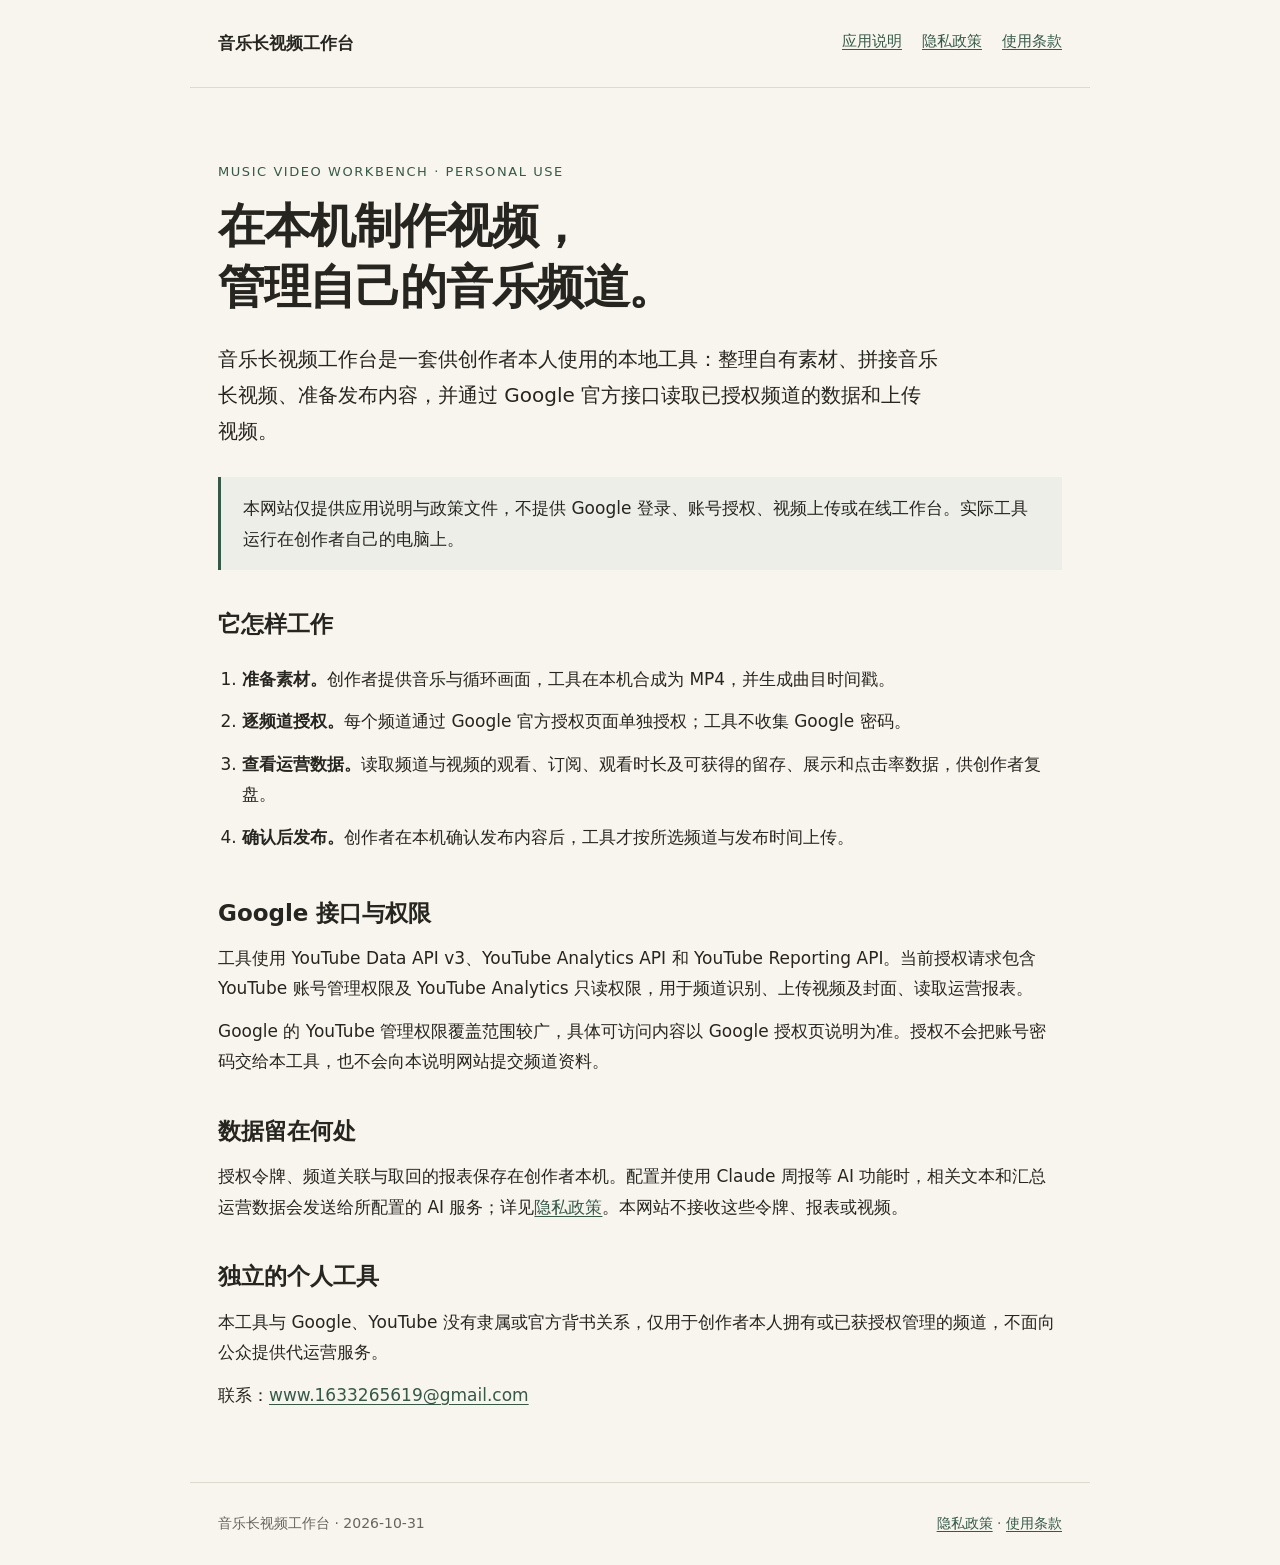
<file: index.html>
<!doctype html>
<html lang="zh-CN"><head><meta charset="utf-8"><meta name="viewport" content="width=device-width,initial-scale=1"><meta name="description" content="音乐长视频工作台是创作者在本机使用的视频制作和 YouTube 频道管理工具。本页介绍应用功能、数据用途和隐私政策。"><title>音乐长视频工作台 · 应用说明</title><link rel="stylesheet" href="style.css"></head><body>
<header><a class="brand" href="index.html">音乐长视频工作台</a><nav aria-label="主导航"><a href="index.html" aria-current="page">应用说明</a><a href="privacy.html">隐私政策</a><a href="terms.html">使用条款</a></nav></header>
<main><p class="eyebrow">MUSIC VIDEO WORKBENCH · PERSONAL USE</p><h1>在本机制作视频，<br>管理自己的音乐频道。</h1><p class="lead">音乐长视频工作台是一套供创作者本人使用的本地工具：整理自有素材、拼接音乐长视频、准备发布内容，并通过 Google 官方接口读取已授权频道的数据和上传视频。</p><div class="note">本网站仅提供应用说明与政策文件，不提供 Google 登录、账号授权、视频上传或在线工作台。实际工具运行在创作者自己的电脑上。</div>
<h2>它怎样工作</h2><ol class="steps"><li><strong>准备素材。</strong>创作者提供音乐与循环画面，工具在本机合成为 MP4，并生成曲目时间戳。</li><li><strong>逐频道授权。</strong>每个频道通过 Google 官方授权页面单独授权；工具不收集 Google 密码。</li><li><strong>查看运营数据。</strong>读取频道与视频的观看、订阅、观看时长及可获得的留存、展示和点击率数据，供创作者复盘。</li><li><strong>确认后发布。</strong>创作者在本机确认发布内容后，工具才按所选频道与发布时间上传。</li></ol>
<h2>Google 接口与权限</h2><p>工具使用 YouTube Data API v3、YouTube Analytics API 和 YouTube Reporting API。当前授权请求包含 YouTube 账号管理权限及 YouTube Analytics 只读权限，用于频道识别、上传视频及封面、读取运营报表。</p><p>Google 的 YouTube 管理权限覆盖范围较广，具体可访问内容以 Google 授权页说明为准。授权不会把账号密码交给本工具，也不会向本说明网站提交频道资料。</p>
<h2>数据留在何处</h2><p>授权令牌、频道关联与取回的报表保存在创作者本机。配置并使用 Claude 周报等 AI 功能时，相关文本和汇总运营数据会发送给所配置的 AI 服务；详见<a href="privacy.html">隐私政策</a>。本网站不接收这些令牌、报表或视频。</p>
<h2>独立的个人工具</h2><p>本工具与 Google、YouTube 没有隶属或官方背书关系，仅用于创作者本人拥有或已获授权管理的频道，不面向公众提供代运营服务。</p><p>联系：<a href="mailto:www.1633265619@gmail.com">www.1633265619@gmail.com</a></p></main>
<footer><span>音乐长视频工作台 · 2026-10-31</span><span><a href="privacy.html">隐私政策</a> · <a href="terms.html">使用条款</a></span></footer></body></html>
</file>
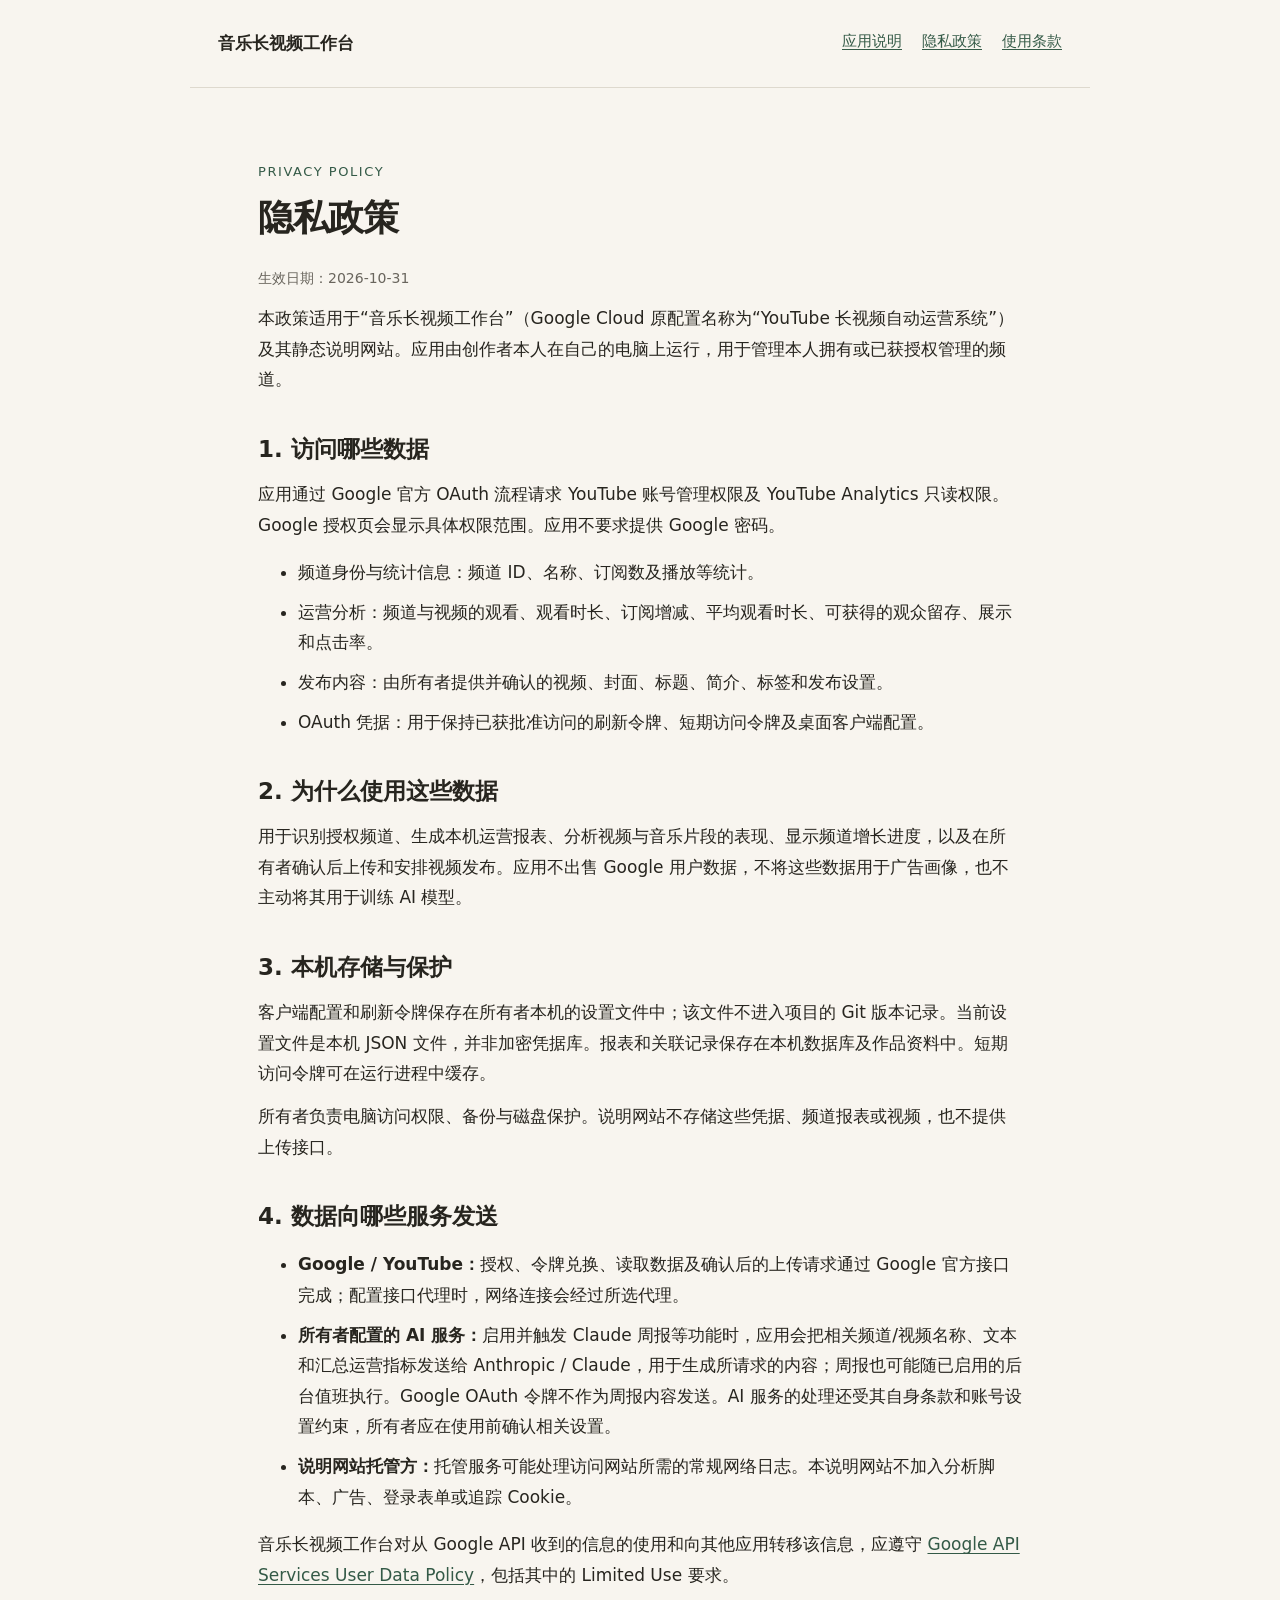
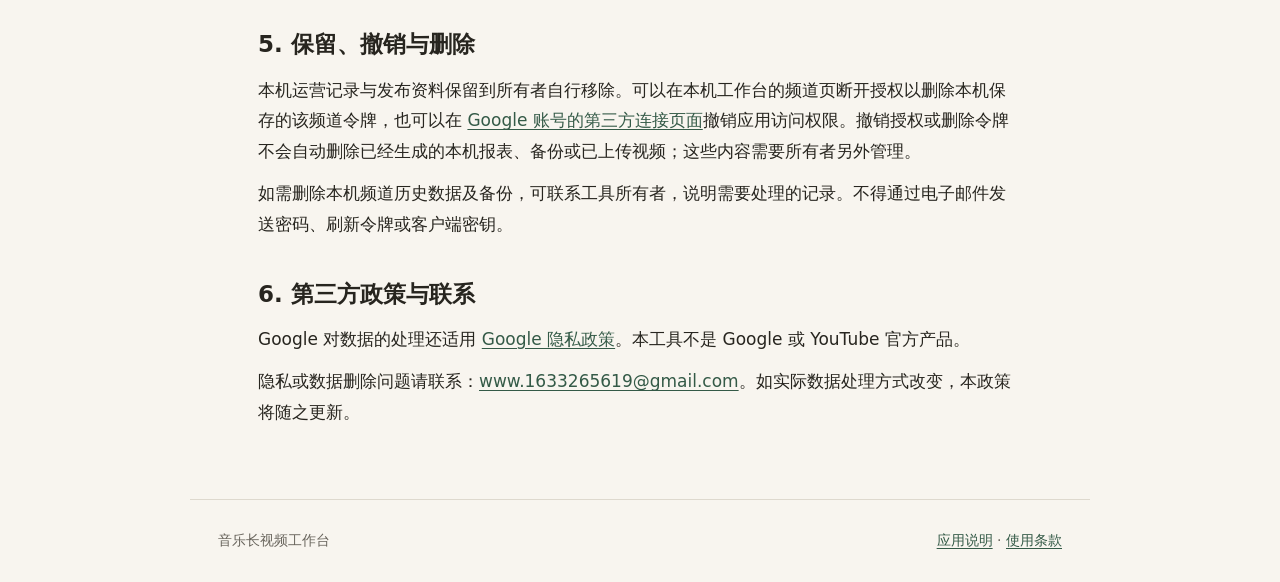
<file: privacy.html>
<!doctype html>
<html lang="zh-CN"><head><meta charset="utf-8"><meta name="viewport" content="width=device-width,initial-scale=1"><meta name="description" content="音乐长视频工作台的隐私政策：Google 账号授权、YouTube 数据用途、本机存储、可选 AI 处理和撤销授权。"><title>隐私政策 · 音乐长视频工作台</title><link rel="stylesheet" href="style.css"></head><body>
<header><a class="brand" href="index.html">音乐长视频工作台</a><nav aria-label="主导航"><a href="index.html">应用说明</a><a href="privacy.html" aria-current="page">隐私政策</a><a href="terms.html">使用条款</a></nav></header>
<main class="legal"><p class="eyebrow">PRIVACY POLICY</p><h1>隐私政策</h1><p class="muted">生效日期：2026-10-31</p><p>本政策适用于“音乐长视频工作台”（Google Cloud 原配置名称为“YouTube 长视频自动运营系统”）及其静态说明网站。应用由创作者本人在自己的电脑上运行，用于管理本人拥有或已获授权管理的频道。</p>
<h2>1. 访问哪些数据</h2><p>应用通过 Google 官方 OAuth 流程请求 YouTube 账号管理权限及 YouTube Analytics 只读权限。Google 授权页会显示具体权限范围。应用不要求提供 Google 密码。</p><ul><li>频道身份与统计信息：频道 ID、名称、订阅数及播放等统计。</li><li>运营分析：频道与视频的观看、观看时长、订阅增减、平均观看时长、可获得的观众留存、展示和点击率。</li><li>发布内容：由所有者提供并确认的视频、封面、标题、简介、标签和发布设置。</li><li>OAuth 凭据：用于保持已获批准访问的刷新令牌、短期访问令牌及桌面客户端配置。</li></ul>
<h2>2. 为什么使用这些数据</h2><p>用于识别授权频道、生成本机运营报表、分析视频与音乐片段的表现、显示频道增长进度，以及在所有者确认后上传和安排视频发布。应用不出售 Google 用户数据，不将这些数据用于广告画像，也不主动将其用于训练 AI 模型。</p>
<h2>3. 本机存储与保护</h2><p>客户端配置和刷新令牌保存在所有者本机的设置文件中；该文件不进入项目的 Git 版本记录。当前设置文件是本机 JSON 文件，并非加密凭据库。报表和关联记录保存在本机数据库及作品资料中。短期访问令牌可在运行进程中缓存。</p><p>所有者负责电脑访问权限、备份与磁盘保护。说明网站不存储这些凭据、频道报表或视频，也不提供上传接口。</p>
<h2>4. 数据向哪些服务发送</h2><ul><li><strong>Google / YouTube：</strong>授权、令牌兑换、读取数据及确认后的上传请求通过 Google 官方接口完成；配置接口代理时，网络连接会经过所选代理。</li><li><strong>所有者配置的 AI 服务：</strong>启用并触发 Claude 周报等功能时，应用会把相关频道/视频名称、文本和汇总运营指标发送给 Anthropic / Claude，用于生成所请求的内容；周报也可能随已启用的后台值班执行。Google OAuth 令牌不作为周报内容发送。AI 服务的处理还受其自身条款和账号设置约束，所有者应在使用前确认相关设置。</li><li><strong>说明网站托管方：</strong>托管服务可能处理访问网站所需的常规网络日志。本说明网站不加入分析脚本、广告、登录表单或追踪 Cookie。</li></ul><p>音乐长视频工作台对从 Google API 收到的信息的使用和向其他应用转移该信息，应遵守 <a href="https://developers.google.com/terms/api-services-user-data-policy" rel="noopener">Google API Services User Data Policy</a>，包括其中的 Limited Use 要求。</p>
<h2>5. 保留、撤销与删除</h2><p>本机运营记录与发布资料保留到所有者自行移除。可以在本机工作台的频道页断开授权以删除本机保存的该频道令牌，也可以在 <a href="https://myaccount.google.com/connections" rel="noopener">Google 账号的第三方连接页面</a>撤销应用访问权限。撤销授权或删除令牌不会自动删除已经生成的本机报表、备份或已上传视频；这些内容需要所有者另外管理。</p><p>如需删除本机频道历史数据及备份，可联系工具所有者，说明需要处理的记录。不得通过电子邮件发送密码、刷新令牌或客户端密钥。</p>
<h2>6. 第三方政策与联系</h2><p>Google 对数据的处理还适用 <a href="https://policies.google.com/privacy" rel="noopener">Google 隐私政策</a>。本工具不是 Google 或 YouTube 官方产品。</p><p>隐私或数据删除问题请联系：<a href="mailto:www.1633265619@gmail.com">www.1633265619@gmail.com</a>。如实际数据处理方式改变，本政策将随之更新。</p></main>
<footer><span>音乐长视频工作台</span><span><a href="index.html">应用说明</a> · <a href="terms.html">使用条款</a></span></footer></body></html>
</file>
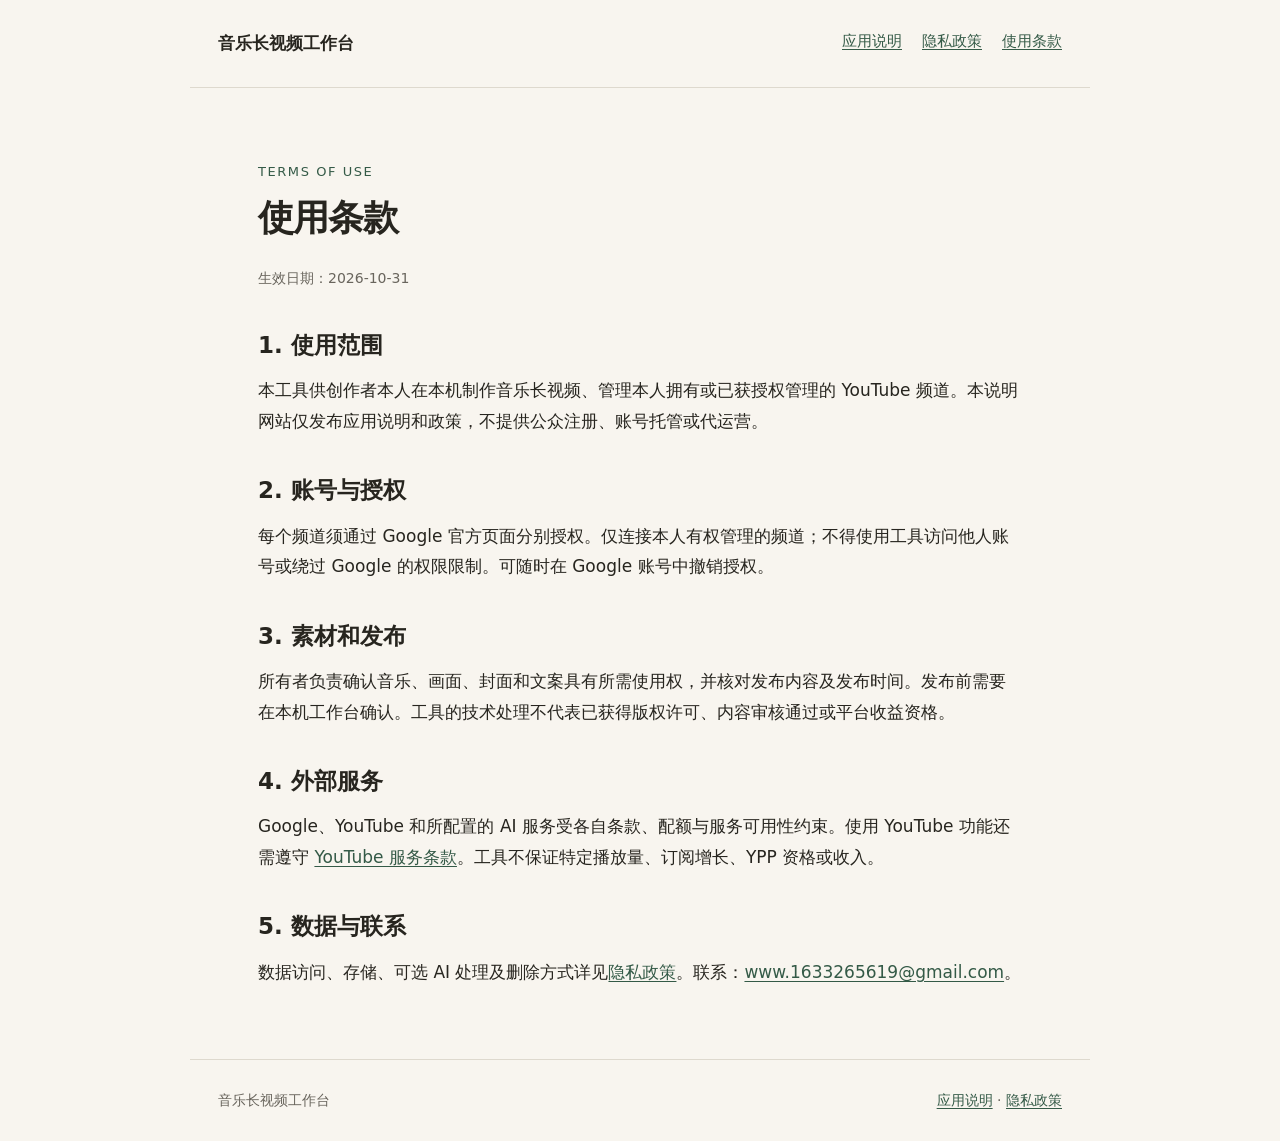
<file: terms.html>
<!doctype html>
<html lang="zh-CN"><head><meta charset="utf-8"><meta name="viewport" content="width=device-width,initial-scale=1"><meta name="description" content="音乐长视频工作台使用条款：个人使用、频道授权、素材权利与发布确认。"><title>使用条款 · 音乐长视频工作台</title><link rel="stylesheet" href="style.css"></head><body>
<header><a class="brand" href="index.html">音乐长视频工作台</a><nav aria-label="主导航"><a href="index.html">应用说明</a><a href="privacy.html">隐私政策</a><a href="terms.html" aria-current="page">使用条款</a></nav></header>
<main class="legal"><p class="eyebrow">TERMS OF USE</p><h1>使用条款</h1><p class="muted">生效日期：2026-10-31</p><h2>1. 使用范围</h2><p>本工具供创作者本人在本机制作音乐长视频、管理本人拥有或已获授权管理的 YouTube 频道。本说明网站仅发布应用说明和政策，不提供公众注册、账号托管或代运营。</p><h2>2. 账号与授权</h2><p>每个频道须通过 Google 官方页面分别授权。仅连接本人有权管理的频道；不得使用工具访问他人账号或绕过 Google 的权限限制。可随时在 Google 账号中撤销授权。</p><h2>3. 素材和发布</h2><p>所有者负责确认音乐、画面、封面和文案具有所需使用权，并核对发布内容及发布时间。发布前需要在本机工作台确认。工具的技术处理不代表已获得版权许可、内容审核通过或平台收益资格。</p><h2>4. 外部服务</h2><p>Google、YouTube 和所配置的 AI 服务受各自条款、配额与服务可用性约束。使用 YouTube 功能还需遵守 <a href="https://www.youtube.com/t/terms" rel="noopener">YouTube 服务条款</a>。工具不保证特定播放量、订阅增长、YPP 资格或收入。</p><h2>5. 数据与联系</h2><p>数据访问、存储、可选 AI 处理及删除方式详见<a href="privacy.html">隐私政策</a>。联系：<a href="mailto:www.1633265619@gmail.com">www.1633265619@gmail.com</a>。</p></main><footer><span>音乐长视频工作台</span><span><a href="index.html">应用说明</a> · <a href="privacy.html">隐私政策</a></span></footer></body></html>
</file>
<file: style.css>
:root{color-scheme:light;--paper:#f8f5ef;--ink:#27251f;--muted:#69655d;--line:#ded9ce;--green:#345a47}*{box-sizing:border-box}body{margin:0;background:var(--paper);color:var(--ink);font:17px/1.8 system-ui,-apple-system,"Segoe UI","Microsoft YaHei",sans-serif}a{color:var(--green);text-underline-offset:.2em}a:focus-visible{outline:3px solid var(--green);outline-offset:5px}header,main,footer{max-width:900px;margin:auto;padding:28px}header{display:flex;flex-wrap:wrap;justify-content:space-between;gap:18px;border-bottom:1px solid var(--line)}.brand{font-weight:700;color:var(--ink);text-decoration:none}nav{display:flex;flex-wrap:wrap;gap:20px;font-size:15px}main{padding-top:60px;padding-bottom:60px}h1{font-size:clamp(30px,5vw,47px);line-height:1.3;margin:10px 0 24px;letter-spacing:-.03em}h2{font-size:23px;line-height:1.4;margin:38px 0 14px}p{margin:12px 0}.eyebrow{font-size:13px;letter-spacing:.12em;color:var(--green)}.lead{font-size:20px;max-width:720px}.muted,footer{color:var(--muted);font-size:14px}.note{background:#eceee7;border-left:3px solid var(--green);padding:16px 22px;margin:28px 0}.steps{padding-left:24px}.steps li{padding:6px 0}code{font-size:.88em;overflow-wrap:anywhere}footer{border-top:1px solid var(--line);display:flex;flex-wrap:wrap;justify-content:space-between;gap:12px}.legal{max-width:820px}.legal h1{font-size:36px}.legal li{margin:9px 0}table{width:100%;border-collapse:collapse;font-size:15px}td,th{padding:13px 12px;text-align:left;vertical-align:top;border-bottom:1px solid var(--line)}@media(max-width:600px){header,main,footer{padding-left:22px;padding-right:22px}main{padding-top:35px}table{font-size:14px}td,th{padding:10px 6px}}
</file>
